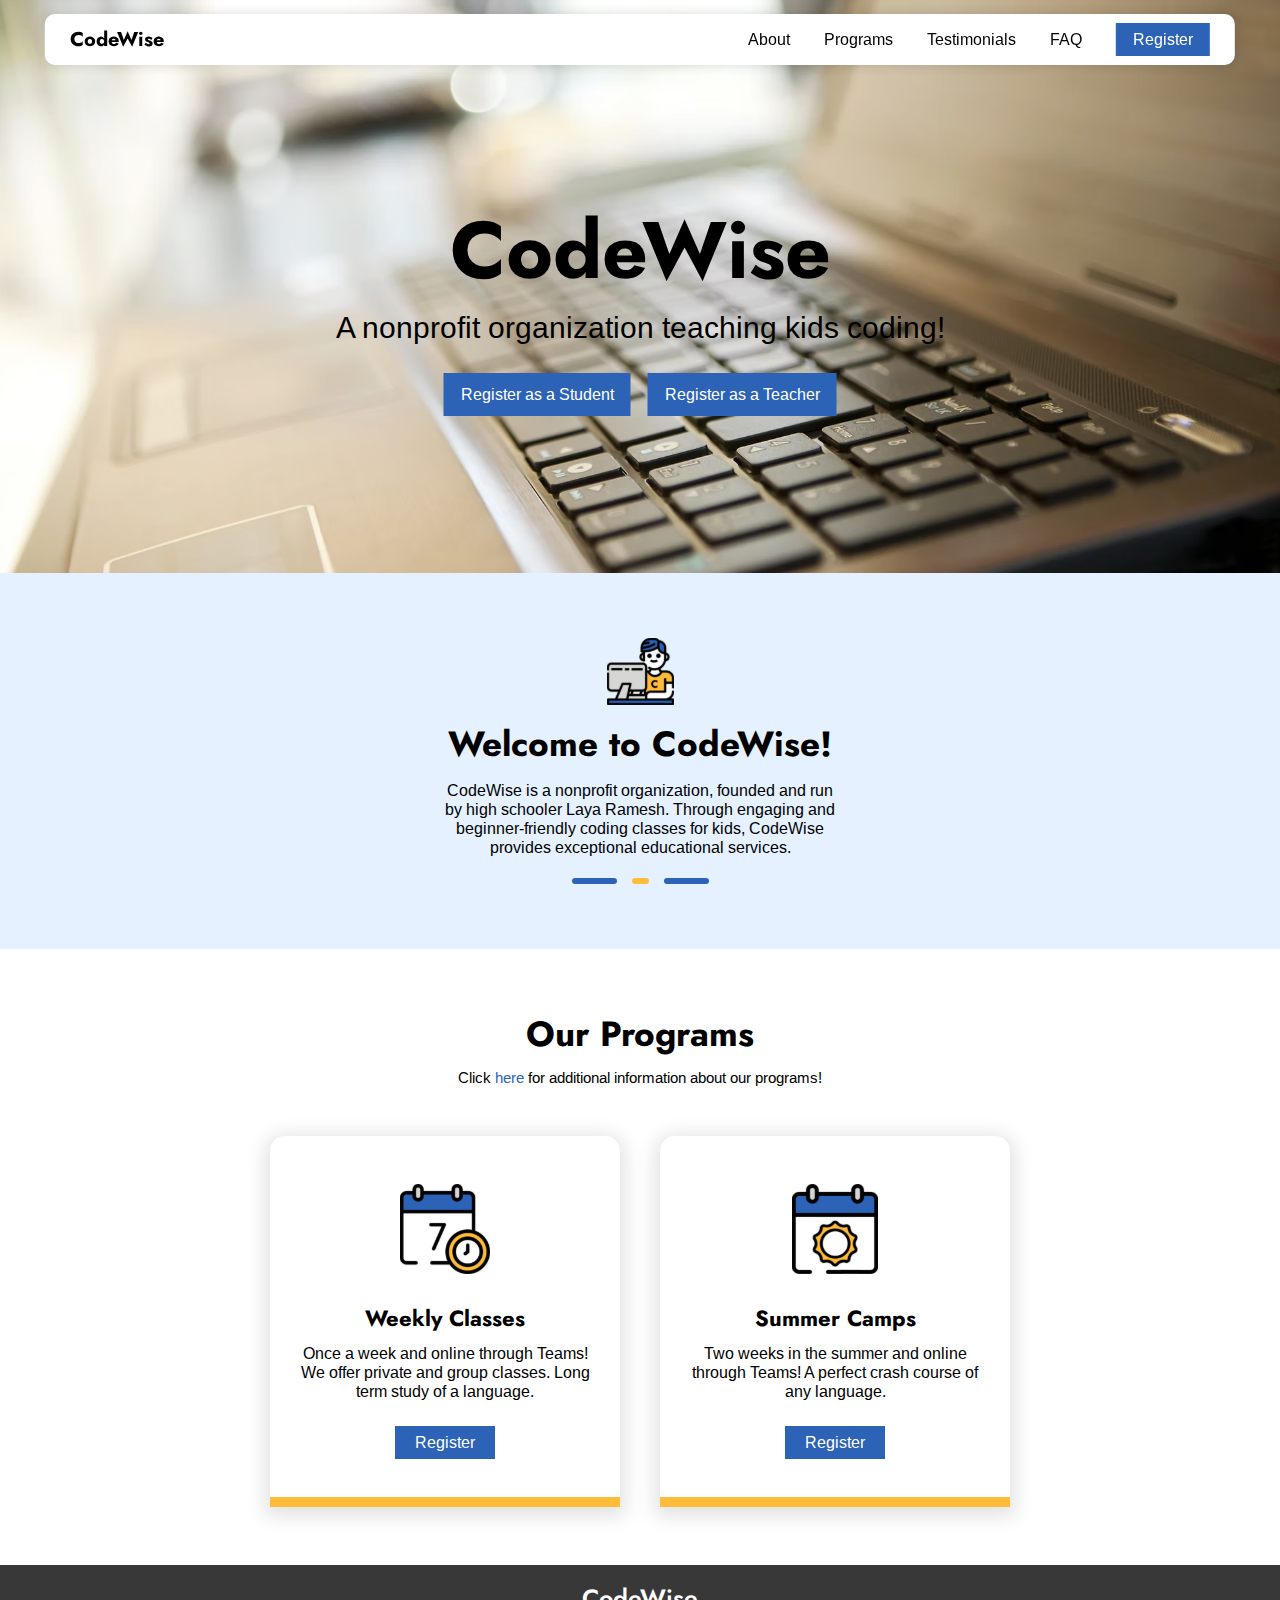
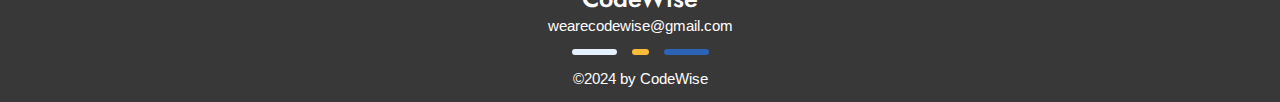
<file: index.html>
<!DOCTYPE html>
<html lang="en">

<head>
    <meta charset="UTF-8">
    <meta name="viewport" content="width=device-width, initial-scale=1.0">
    
    <title>CodeWise</title>
    <meta name="author" content="Ruhi Gottumukkala">
    <meta name="description" content="CodeWise is a nonprofit organization, founded and run by high schooler Laya Ramesh. Through engaging and beginner-friendly coding classes for kids, CodeWise provides exceptional educational services.">
    <link rel="icon" sizes="16x16 32x32 48x48" type="image/png" href="images/favicon.svg" />
    
<!--TEST COMMIT-->

    <meta property="og:title" content="CodeWise" />
    <meta property="og:description" content="CodeWise is a nonprofit organization, founded and run by high schooler Laya Ramesh. Through engaging and beginner-friendly coding classes for kids, CodeWise provides exceptional educational services." />
    <meta property="og:image" content="#image" />
    
    <link rel="stylesheet" href="styles/home.css">
    <link rel="stylesheet" href="styles/about.css">
    <link rel="stylesheet" href="styles/boxes.css">
    <link rel="stylesheet" href="styles/coming-soon.css">
    <link rel="stylesheet" href="styles/faq.css">
    <link rel="stylesheet" href="styles/footer.css">
    <link rel="stylesheet" href="styles/general.css">
    <link rel="stylesheet" href="styles/lines.css">
    <link rel="stylesheet" href="styles/nav.css">
    <link rel="stylesheet" href="styles/programs.css">
    <link rel="stylesheet" href="styles/register.css">
    <link rel="stylesheet" href="styles/sections.css">
    <link rel="stylesheet" href="styles/set-up.css">
    <link rel="stylesheet" href="styles/team.css">
    <link rel="stylesheet" href="styles/text.css">
    <link rel="stylesheet" href="styles/welcome.css">
    
    <link rel="preconnect" href="https://fonts.googleapis.com">
    <link rel="preconnect" href="https://fonts.gstatic.com" crossorigin>
    <link href="https://fonts.googleapis.com/css2?family=Arimo:ital,wght@0,400..700;1,400..700&family=Inter:wght@100..900&family=Jost:ital,wght@0,100..900;1,100..900&display=swap" rel="stylesheet">
</head>

<body>
    <header class="home-cover">
        <img class="home-img" src="images/posters/home-poster.png">

        <nav class="nav-bar">
            <a href="./" class="logo">
                CodeWise
            </a>

            <div class="nav-links">
                <a href="./about" class="nav-link">
                    About
                </a>
                <a href="./programs" class="nav-link">
                    Programs
                </a>
                <a href="./testimonials" class="nav-link">
                    Testimonials
                </a>
                <a href="./faq" class="nav-link">
                    FAQ
                </a>
                <a href="./register" class="nav-button">
                    Register
                </a>
            </div>

            <div class="nav-x">
                <div class="x-line"></div>
                <div class="x-line"></div>
                <div class="x-line"></div>
            </div>
        </nav>

        <div class="home-div">
    

            <h1 class="home-title">CodeWise</h1>
            <p class="home-text">A nonprofit organization teaching kids coding!</p>
            <div class="home-buttons">
                <a class="home-button" href="https://forms.office.com/pages/responsepage.aspx?id=-iqXnryIwU2n5mw8ofk-0GjAS5ftKKZBqTUXD8cfaEBUNjIyN0tNVTAyNVdGSzBYQzdJS1FTRzlINS4u" target="_blank">Register as a Student</a>
                <a class="home-button" href="https://forms.office.com/pages/responsepage.aspx?id=-iqXnryIwU2n5mw8ofk-0GjAS5ftKKZBqTUXD8cfaEBUOEhFSFRIN0pCN09ITUxENTNCS0dORzBQRC4u" target="_blank">Register as a Teacher</a>
            </div>
        </div>
    
    </header>

    <!--<div class="home-cover">
        <img class="home-img" src="images/posters/home-poster.png">

        <div class="home-div">
            <h1 class="logo home-title">CodeWise</h1>
            <p class="home-text">Free online coding classes for kids</p>
            <div class="home-buttons">
                <a class="home-button" href="https://forms.office.com/pages/responsepage.aspx?id=-iqXnryIwU2n5mw8ofk-0GjAS5ftKKZBqTUXD8cfaEBUNjIyN0tNVTAyNVdGSzBYQzdJS1FTRzlINS4u" target="_blank">Register as a Student</a>
                <a class="home-button" href="https://forms.office.com/pages/responsepage.aspx?id=-iqXnryIwU2n5mw8ofk-0GjAS5ftKKZBqTUXD8cfaEBUOEhFSFRIN0pCN09ITUxENTNCS0dORzBQRC4u" target="_blank">Register as a Teacher</a>
            </div>
        </div>
    </div>-->

    <div class="welcome">
        <img class="welcome-icon" src="images/icons/computer.svg">
        <h2>Welcome to CodeWise!</h2>
        <p id="welcome-para">CodeWise is a nonprofit organization, founded and run by high schooler Laya Ramesh. Through engaging and beginner-friendly coding classes for kids, CodeWise provides exceptional educational services.</p>
        <div class="section-lines lines">
            <div class="line edge-line dark-blue-line"></div>
            <div class="line middle-line yellow-line"></div>
            <div class="line edge-line dark-blue-line"></div>
        </div>
    </div>

    <div class="secondary-section">
        <h2>Our Programs</h2>
        <p class="sub-text">Click <a href="programs.html" class="link">here</a> for additional information about our programs!</p>
           
        <div class="boxes">
            <div class="box">
                <image class="box-icon" src="images/icons/week-calendar.svg"></image>
                <h3>Weekly Classes</h3>
                <p class="box-text">Once a week and online through Teams! We offer private and group classes. Long term study of a language.</p>
                <a target="_blank" href="https://forms.office.com/pages/responsepage.aspx?id=-iqXnryIwU2n5mw8ofk-0GjAS5ftKKZBqTUXD8cfaEBUNjIyN0tNVTAyNVdGSzBYQzdJS1FTRzlINS4u" class="box-button">Register</a>  
            </div>
    
            <div class="box">
                <image class="box-icon" src="images/icons/summer-calendar.svg"></image>
                <h3>Summer Camps</h3>
                <p class="box-text">Two weeks in the summer and online through Teams! A perfect crash course of any language.</p>
                <a target="_blank" href="https://forms.office.com/pages/responsepage.aspx?id=-iqXnryIwU2n5mw8ofk-0GjAS5ftKKZBqTUXD8cfaEBUMzY3V0laRjBDNVFZMVhOS1U5WVBXSzJMSy4u" class="box-button">Register</a>  
            </div>
        </div>
    </div>

    <div class="footer">
        <h2 class="footer-logo">CodeWise</h2>
        <a target="_blank" href="mailto:wearecodewise@gmail.com" class="footer-email">wearecodewise@gmail.com</a>
        <div class="lines">
            <div class="line edge-line light-blue-line"></div>
            <div class="line middle-line yellow-line"></div>
            <div class="line edge-line dark-blue-line"></div>
        </div>
        <p class="copyright">©2024 by CodeWise</p>
    </div>

    <script src="scripts/nav-bar.js"></script>
</body>
</html>
</file>
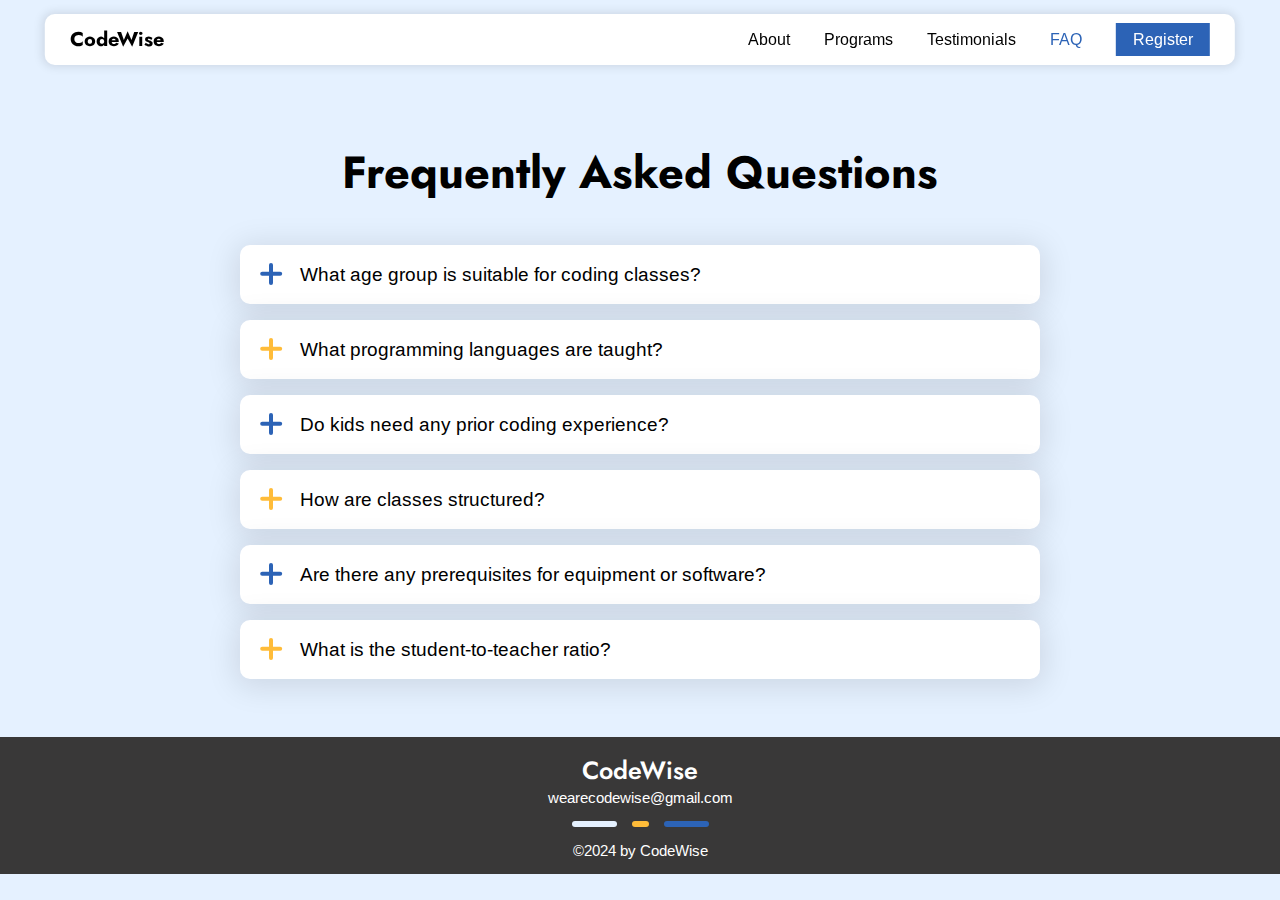
<file: faq.html>
<!DOCTYPE html>
<html lang="en">

<head>
    <meta charset="UTF-8">
    <meta name="viewport" content="width=device-width, initial-scale=1.0">
    
    <title>CodeWise</title>
    <meta name="author" content="Ruhi Gottumukkala">
    <meta name="description" content="CodeWise is a nonprofit organization, founded and run by high schooler Laya Ramesh. Through engaging and beginner-friendly coding classes for kids, CodeWise provides exceptional educational services.">
    <link rel="icon" sizes="16x16 32x32 48x48" type="image/png" href="images/favicon.svg" />
    

    <meta property="og:title" content="CodeWise" />
    <meta property="og:description" content="CodeWise is a nonprofit organization, founded and run by high schooler Laya Ramesh. Through engaging and beginner-friendly coding classes for kids, CodeWise provides exceptional educational services." />
    <meta property="og:image" content="#image" />
    

    <link rel="stylesheet" href="styles/about.css">
    <link rel="stylesheet" href="styles/boxes.css">
    <link rel="stylesheet" href="styles/coming-soon.css">
    <link rel="stylesheet" href="styles/faq.css">
    <link rel="stylesheet" href="styles/footer.css">
    <link rel="stylesheet" href="styles/general.css">
    <link rel="stylesheet" href="styles/lines.css">
    <link rel="stylesheet" href="styles/nav.css">
    <link rel="stylesheet" href="styles/programs.css">
    <link rel="stylesheet" href="styles/register.css">
    <link rel="stylesheet" href="styles/sections.css">
    <link rel="stylesheet" href="styles/set-up.css">
    <link rel="stylesheet" href="styles/team.css">
    <link rel="stylesheet" href="styles/text.css">
    <link rel="stylesheet" href="styles/welcome.css">
    
    
    <link rel="preconnect" href="https://fonts.googleapis.com">
    <link rel="preconnect" href="https://fonts.gstatic.com" crossorigin>
    <link href="https://fonts.googleapis.com/css2?family=Arimo:ital,wght@0,400..700;1,400..700&family=Inter:wght@100..900&family=Jost:ital,wght@0,100..900;1,100..900&display=swap" rel="stylesheet">
</head>

<body class="blue-body">
    <header>
        <nav class="nav-bar">
            <a href="./" class="logo">
                CodeWise
            </a>

            <div class="nav-links">
                <a href="./about" class="nav-link">
                    About
                </a>
                <a href="./programs" class="nav-link">
                    Programs
                </a>
                <a href="./testimonials" class="nav-link">
                    Testimonials
                </a>
                <a href="./faq" class="nav-link" id="curr-link">
                    FAQ
                </a>
                <a href="./register" class="nav-button">
                    Register
                </a>
            </div>

            <div class="nav-x">
                <div class="x-line"></div>
                <div class="x-line"></div>
                <div class="x-line"></div>
            </div>
        </nav>
    </header>
     
    <div class="primary-section">
        <h1>Frequently Asked Questions</h1>

        <div class="faqs" id="faqs"></div>
    </div>

    <div class="footer">
        <h2 class="footer-logo">CodeWise</h2>
        <a target="_blank" href="mailto:wearecodewise@gmail.com" class="footer-email">wearecodewise@gmail.com</a>
        <div class="lines">
            <div class="line edge-line light-blue-line"></div>
            <div class="line middle-line yellow-line"></div>
            <div class="line edge-line dark-blue-line"></div>
        </div>
        <p class="copyright">©2024 by CodeWise</p>
    </div>

    <script src="scripts/faq.js"></script>

    <script src="scripts/nav-bar.js"></script>
</body>
</html>
</file>
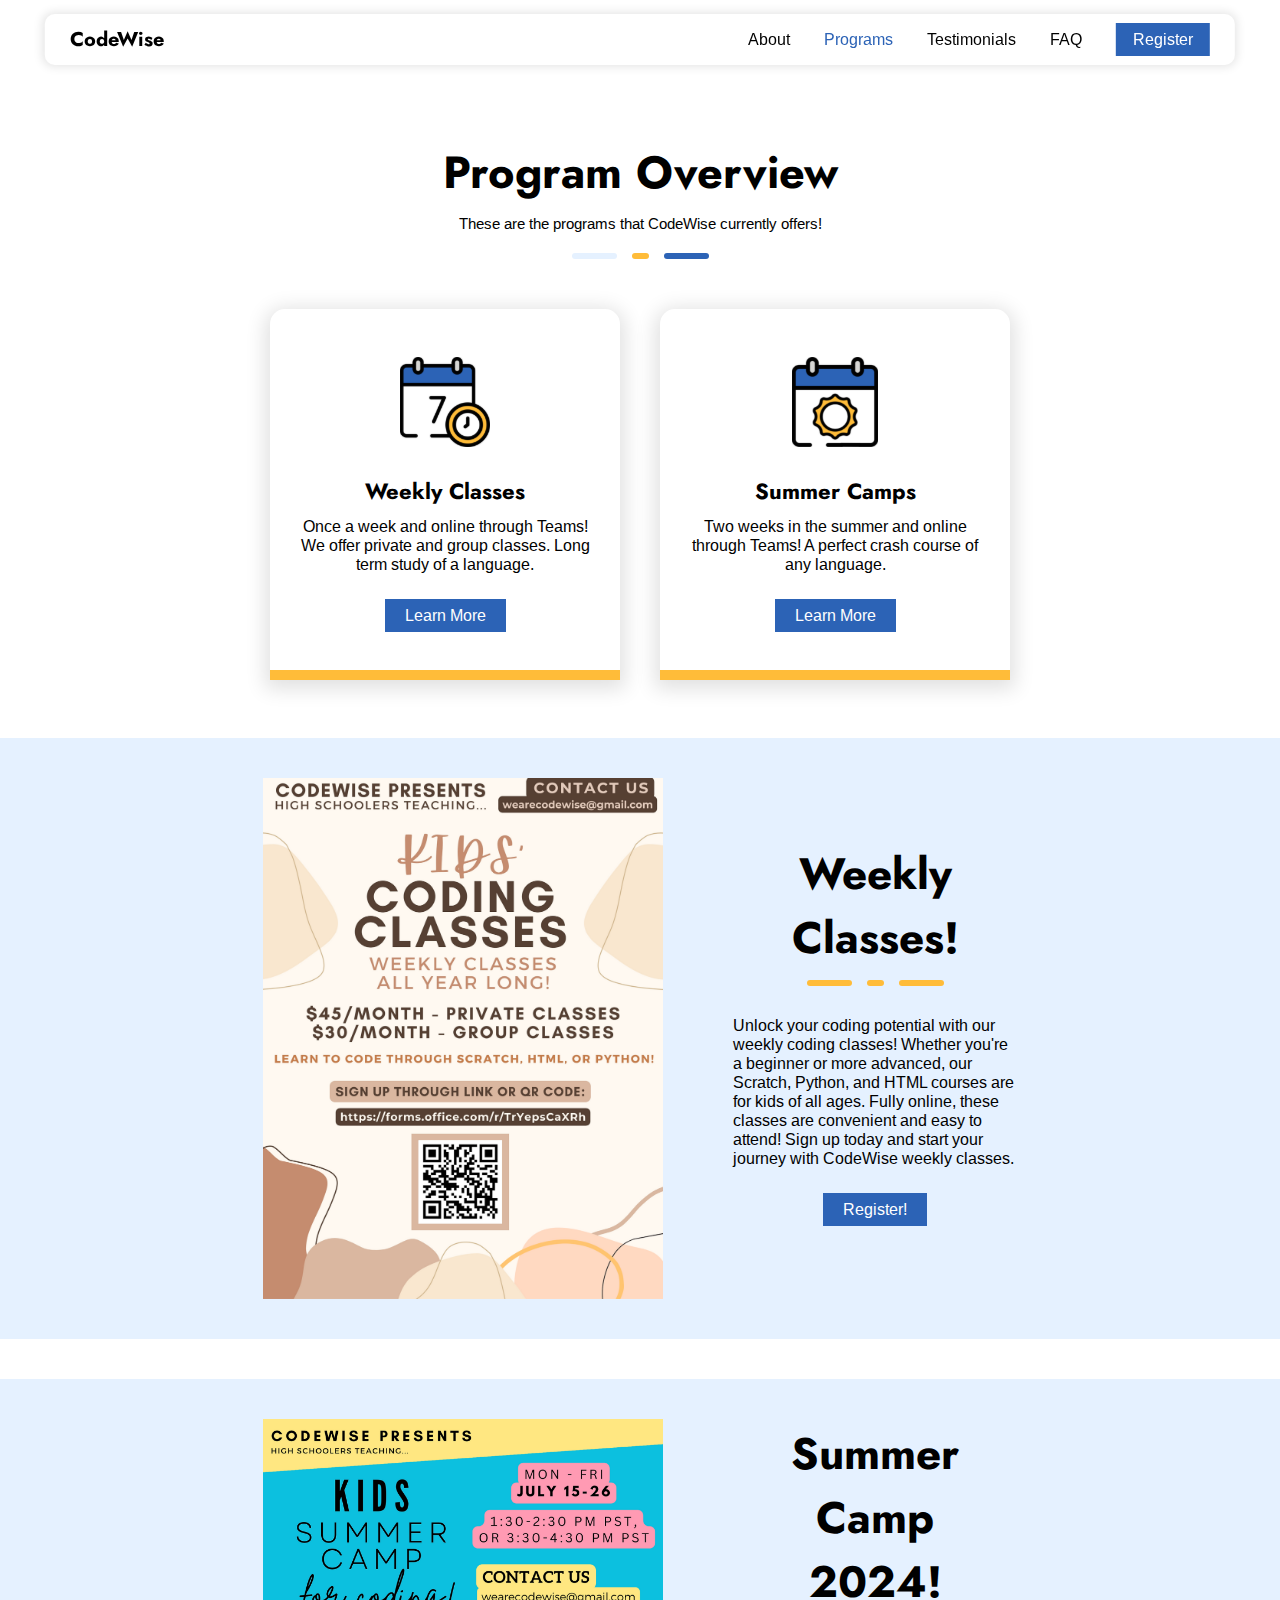
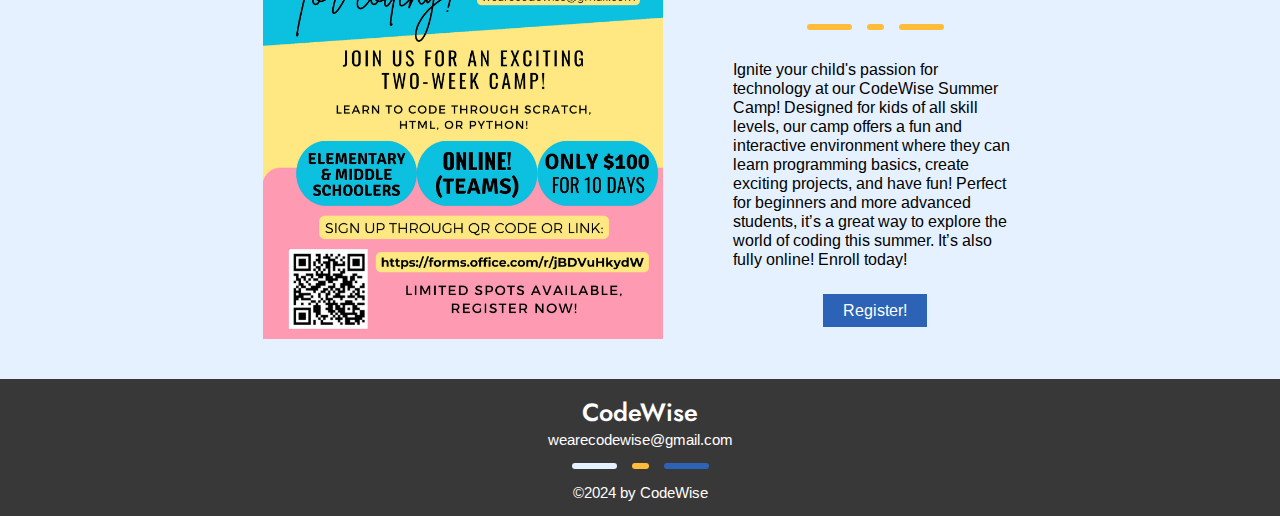
<file: programs.html>
<!DOCTYPE html>
<html lang="en">
<head>
    <meta charset="UTF-8">
    <meta name="viewport" content="width=device-width, initial-scale=1.0">
    
    <title>CodeWise</title>
    <meta name="author" content="Ruhi Gottumukkala">
    <meta name="description" content="CodeWise is a nonprofit organization, founded and run by high schooler Laya Ramesh. Through engaging and beginner-friendly coding classes for kids, CodeWise provides exceptional educational services.">
    <link rel="icon" sizes="16x16 32x32 48x48" type="image/png" href="images/favicon.svg" />
    

    <meta property="og:title" content="CodeWise" />
    <meta property="og:description" content="CodeWise is a nonprofit organization, founded and run by high schooler Laya Ramesh. Through engaging and beginner-friendly coding classes for kids, CodeWise provides exceptional educational services." />
    <meta property="og:image" content="#image" />
    

    <link rel="stylesheet" href="styles/about.css">
    <link rel="stylesheet" href="styles/boxes.css">
    <link rel="stylesheet" href="styles/coming-soon.css">
    <link rel="stylesheet" href="styles/faq.css">
    <link rel="stylesheet" href="styles/footer.css">
    <link rel="stylesheet" href="styles/general.css">
    <link rel="stylesheet" href="styles/lines.css">
    <link rel="stylesheet" href="styles/nav.css">
    <link rel="stylesheet" href="styles/programs.css">
    <link rel="stylesheet" href="styles/register.css">
    <link rel="stylesheet" href="styles/sections.css">
    <link rel="stylesheet" href="styles/set-up.css">
    <link rel="stylesheet" href="styles/team.css">
    <link rel="stylesheet" href="styles/text.css">
    <link rel="stylesheet" href="styles/welcome.css">
    
    
    <link rel="preconnect" href="https://fonts.googleapis.com">
    <link rel="preconnect" href="https://fonts.gstatic.com" crossorigin>
    <link href="https://fonts.googleapis.com/css2?family=Arimo:ital,wght@0,400..700;1,400..700&family=Inter:wght@100..900&family=Jost:ital,wght@0,100..900;1,100..900&display=swap" rel="stylesheet">
</head>
  
<body>
    <header class="programs programs-header">
        <nav class="nav-bar">
            <a href="./" class="logo">
                CodeWise
            </a>

            <div class="nav-links">
                <a href="./about" class="nav-link">
                    About
                </a>
                <a href="./programs" class="nav-link" id="curr-link">
                    Programs
                </a>
                <a href="./testimonials" class="nav-link">
                    Testimonials
                </a>
                <a href="./faq" class="nav-link">
                    FAQ
                </a>
                <a href="./register" class="nav-button">
                    Register
                </a>
            </div>

            <div class="nav-x">
                <div class="x-line"></div>
                <div class="x-line"></div>
                <div class="x-line"></div>
            </div>
        </nav>
        
    </header>

    <div class="primary-section">
        <h1>Program Overview</h1>
        <p class="sub-text">These are the programs that CodeWise currently offers!</p>
        <div class="section-lines lines">
            <div class="line edge-line light-blue-line"></div>
            <div class="line middle-line yellow-line"></div>
            <div class="line edge-line dark-blue-line"></div>
        </div>
           
        <div class="boxes">
            <div class="box">
                <image class="box-icon" src="images/icons/week-calendar.svg"></image>
                <h3>Weekly Classes</h3>
                <p class="box-text">Once a week and online through Teams! We offer private and group classes. Long term study of a language.</p>
                <a class="box-button" href="#weekly-classes">Learn More</a>  
            </div>
    
            <div class="box">
                <image class="box-icon" src="images/icons/summer-calendar.svg"></image>
                <h3>Summer Camps</h3>
                <p class="box-text">Two weeks in the summer and online through Teams! A perfect crash course of any language.</p>
                <a class="box-button" href="#summer-camps">Learn More</a>  
            </div>
        </div> 
    </div>

    <div class="program-sections">    </div>

    <div class="footer no-margin-footer">
        <h2 class="footer-logo">CodeWise</h2>
        <a target="_blank" href="mailto:wearecodewise@gmail.com" class="footer-email">wearecodewise@gmail.com</a>
        <div class="lines">
            <div class="line edge-line light-blue-line"></div>
            <div class="line middle-line yellow-line"></div>
            <div class="line edge-line dark-blue-line"></div>
        </div>
        <p class="copyright">©2024 by CodeWise</p>
    </div>

    <script src="scripts/nav-bar.js"></script>
    <script src="scripts/programs.js"></script>
</body>
</html>
</file>
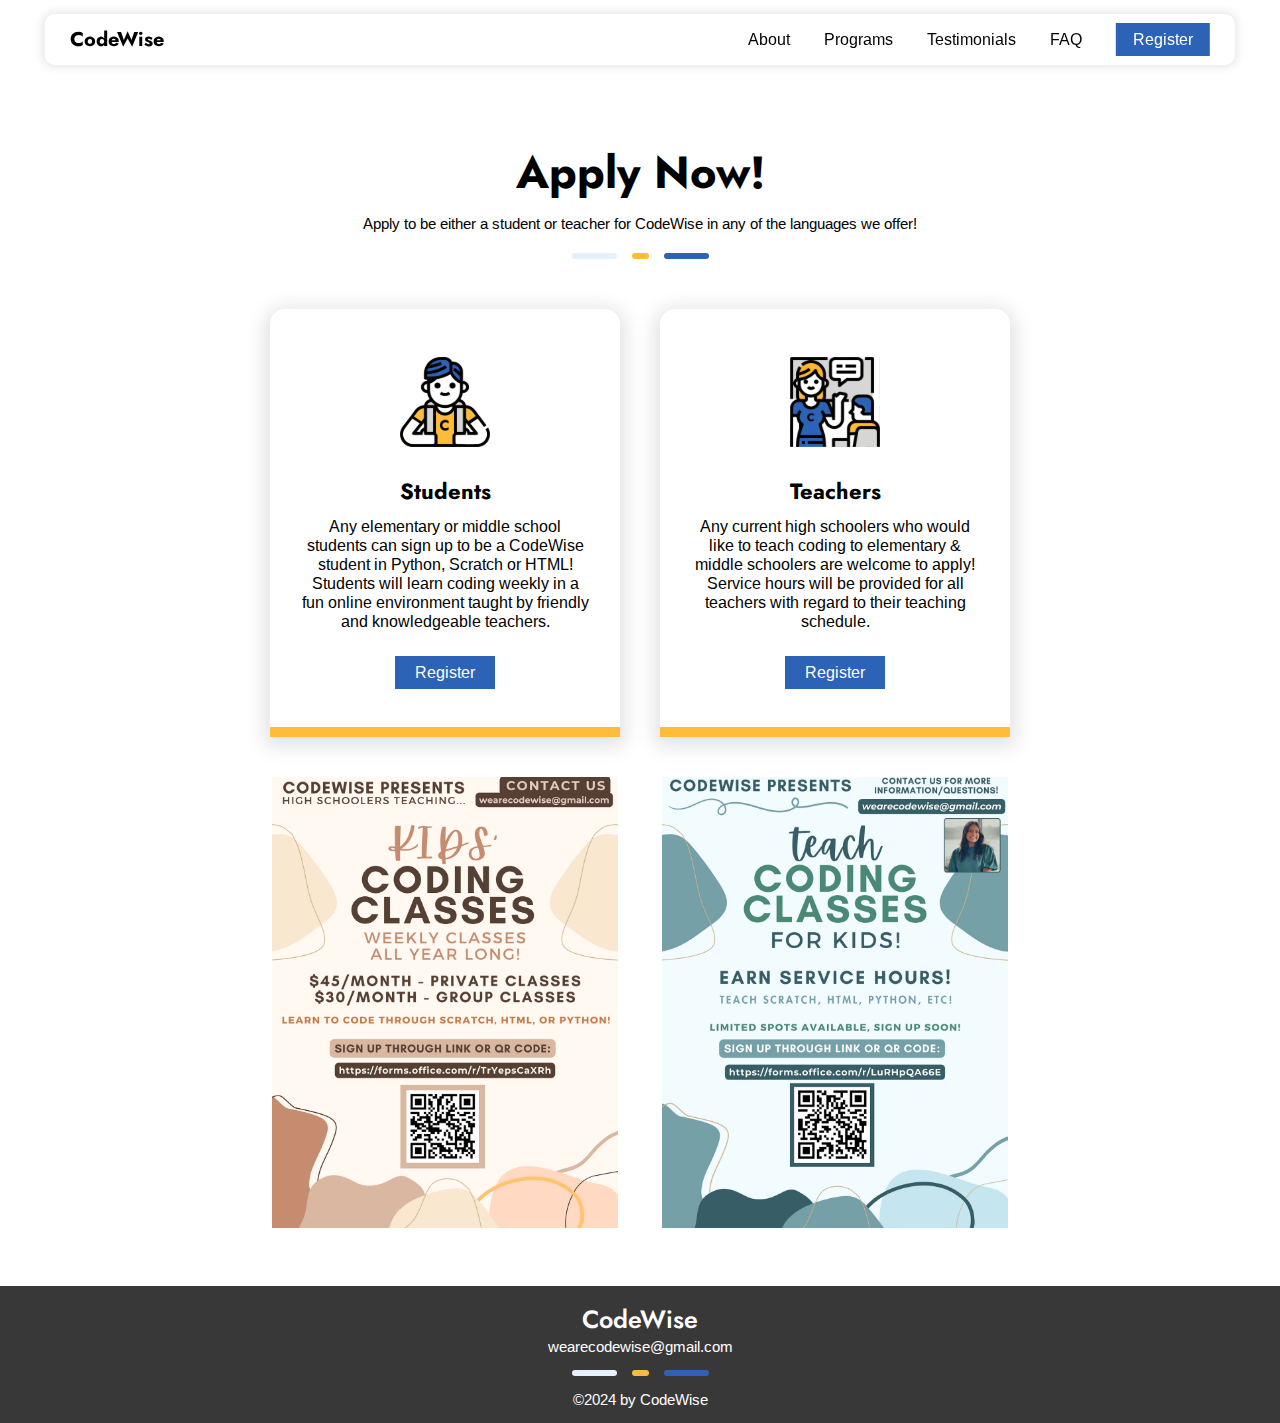
<file: register.html>
<!DOCTYPE html>
<html lang="en">
<head>
    <meta charset="UTF-8">
    <meta name="viewport" content="width=device-width, initial-scale=1.0">
    
    <title>CodeWise</title>
    <meta name="author" content="Ruhi Gottumukkala">
    <meta name="description" content="CodeWise is a nonprofit organization, founded and run by high schooler Laya Ramesh. Through engaging and beginner-friendly coding classes for kids, CodeWise provides exceptional educational services.">
    <link rel="icon" sizes="16x16 32x32 48x48" type="image/png" href="images/favicon.svg" />
    

    <meta property="og:title" content="CodeWise" />
    <meta property="og:description" content="CodeWise is a nonprofit organization, founded and run by high schooler Laya Ramesh. Through engaging and beginner-friendly coding classes for kids, CodeWise provides exceptional educational services." />
    <meta property="og:image" content="#image" />
    

    <link rel="stylesheet" href="styles/about.css">
    <link rel="stylesheet" href="styles/boxes.css">
    <link rel="stylesheet" href="styles/coming-soon.css">
    <link rel="stylesheet" href="styles/faq.css">
    <link rel="stylesheet" href="styles/footer.css">
    <link rel="stylesheet" href="styles/general.css">
    <link rel="stylesheet" href="styles/lines.css">
    <link rel="stylesheet" href="styles/nav.css">
    <link rel="stylesheet" href="styles/programs.css">
    <link rel="stylesheet" href="styles/register.css">
    <link rel="stylesheet" href="styles/sections.css">
    <link rel="stylesheet" href="styles/set-up.css">
    <link rel="stylesheet" href="styles/team.css">
    <link rel="stylesheet" href="styles/text.css">
    <link rel="stylesheet" href="styles/welcome.css">
    
    
    <link rel="preconnect" href="https://fonts.googleapis.com">
    <link rel="preconnect" href="https://fonts.gstatic.com" crossorigin>
    <link href="https://fonts.googleapis.com/css2?family=Arimo:ital,wght@0,400..700;1,400..700&family=Inter:wght@100..900&family=Jost:ital,wght@0,100..900;1,100..900&display=swap" rel="stylesheet">
</head>

<body>
    <header>
        <nav class="nav-bar">
            <a href="./" class="logo">
                CodeWise
            </a>

            <div class="nav-links">
                <a href="./about" class="nav-link">
                    About
                </a>
                <a href="./programs" class="nav-link">
                    Programs
                </a>
                <a href="./testimonials" class="nav-link">
                    Testimonials
                </a>
                <a href="./faq" class="nav-link">
                    FAQ
                </a>
                <a href="./register" class="nav-button">
                    Register
                </a>
            </div>

            <div class="nav-x">
                <div class="x-line"></div>
                <div class="x-line"></div>
                <div class="x-line"></div>
            </div>
        </nav>
    </header>

    <div class="primary-section">
        <h1>Apply Now!</h1>
        <p class="sub-text">Apply to be either a student or teacher for CodeWise in any of the languages we offer!</p>
        
        <div class="section-lines lines">
            <div class="line edge-line light-blue-line"></div>
            <div class="line middle-line yellow-line"></div>
            <div class="line edge-line dark-blue-line"></div>
        </div>   
        <div class="boxes">
            <div class="register-type-container">
                <div class="register-box box">
                    <image class="box-icon" src="images/icons/student.svg"></image>
                    <h3>Students</h3>
                    <p class="box-text">Any elementary or middle school students can sign up to be a CodeWise student in Python, Scratch or HTML! Students will learn coding weekly in a fun online environment taught by friendly and knowledgeable teachers.
                    </p>
                    <a target="_blank" href="https://forms.office.com/pages/responsepage.aspx?id=-iqXnryIwU2n5mw8ofk-0GjAS5ftKKZBqTUXD8cfaEBUNjIyN0tNVTAyNVdGSzBYQzdJS1FTRzlINS4u" class="box-button">Register</a>  
                </div>
                <img class="register-poster" src="images/posters/students-poster.png">
            </div>

            <div class="register-type-container">
                <div class="register-box box">
                    <image class="box-icon" src="images/icons/teacher.svg"></image>
                    <h3>Teachers</h3>
                    <p class="box-text">Any current high schoolers who would like to teach coding to elementary & middle schoolers are welcome to apply! Service hours will be provided for all teachers with regard to their teaching schedule.
                    </p>
                    <a target="_blank" href="https://forms.office.com/pages/responsepage.aspx?id=-iqXnryIwU2n5mw8ofk-0GjAS5ftKKZBqTUXD8cfaEBUOEhFSFRIN0pCN09ITUxENTNCS0dORzBQRC4u" class="box-button">Register</a>  
                </div>
            <img class="register-poster" src="images/posters/teachers-poster.png">
        </div>
    </div>
    </div>



    <div class="footer">
        <h2 class="footer-logo">CodeWise</h2>
        <a target="_blank" href="mailto:wearecodewise@gmail.com" class="footer-email">wearecodewise@gmail.com</a>
        <div class="lines">
            <div class="line edge-line light-blue-line"></div>
            <div class="line middle-line yellow-line"></div>
            <div class="line edge-line dark-blue-line"></div>
        </div>
        <p class="copyright">©2024 by CodeWise</p>
    </div>

    <script src="scripts/nav-bar.js"></script>
</body>
</html>
</file>
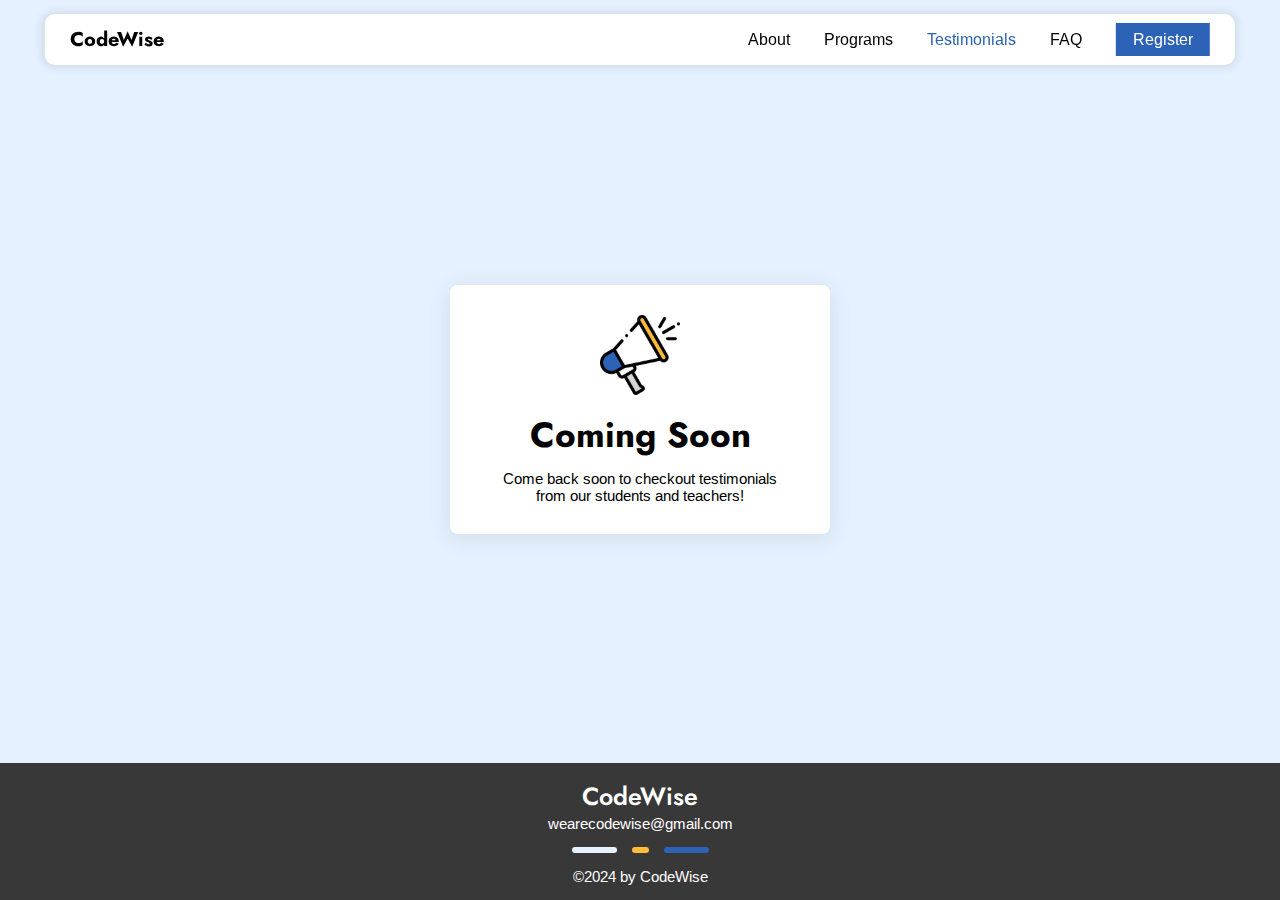
<file: testimonials.html>
<!DOCTYPE html>
<html lang="en">
<head>
    <meta charset="UTF-8">
    <meta name="viewport" content="width=device-width, initial-scale=1.0">
    
    <title>CodeWise</title>
    <meta name="author" content="Ruhi Gottumukkala">
    <meta name="description" content="CodeWise is a nonprofit organization, founded and run by high schooler Laya Ramesh. Through engaging and beginner-friendly coding classes for kids, CodeWise provides exceptional educational services.">
    <link rel="icon" sizes="16x16 32x32 48x48" type="image/png" href="images/favicon.svg" />
    

    <meta property="og:title" content="CodeWise" />
    <meta property="og:description" content="CodeWise is a nonprofit organization, founded and run by high schooler Laya Ramesh. Through engaging and beginner-friendly coding classes for kids, CodeWise provides exceptional educational services." />
    <meta property="og:image" content="#image" />
    

    <link rel="stylesheet" href="styles/boxes.css">
    <link rel="stylesheet" href="styles/coming-soon.css">
    <link rel="stylesheet" href="styles/faq.css">
    <link rel="stylesheet" href="styles/footer.css">
    <link rel="stylesheet" href="styles/general.css">
    <link rel="stylesheet" href="styles/lines.css">
    <link rel="stylesheet" href="styles/nav.css">
    <link rel="stylesheet" href="styles/programs.css">
    <link rel="stylesheet" href="styles/register.css">
    <link rel="stylesheet" href="styles/sections.css">
    <link rel="stylesheet" href="styles/set-up.css">
    <link rel="stylesheet" href="styles/team.css">
    <link rel="stylesheet" href="styles/text.css">
    <link rel="stylesheet" href="styles/welcome.css">
    <link rel="stylesheet" href="styles/about.css">
    
    
    <link rel="preconnect" href="https://fonts.googleapis.com">
    <link rel="preconnect" href="https://fonts.gstatic.com" crossorigin>
    <link href="https://fonts.googleapis.com/css2?family=Arimo:ital,wght@0,400..700;1,400..700&family=Inter:wght@100..900&family=Jost:ital,wght@0,100..900;1,100..900&display=swap" rel="stylesheet">
</head>

<body class="blue-body coming-soon-body">
    <header>
        <nav class="nav-bar">
            <a href="./" class="logo">
                CodeWise
            </a>

            <div class="nav-links">
                <a href="./about" class="nav-link">
                    About
                </a>
                <a href="./programs" class="nav-link">
                    Programs
                </a>
                <a href="./testimonials" class="nav-link" id="curr-link">
                    Testimonials
                </a>
                <a href="./faq" class="nav-link">
                    FAQ
                </a>
                <a href="./register" class="nav-button">
                    Register
                </a>
            </div>

            <div class="nav-x">
                <div class="x-line"></div>
                <div class="x-line"></div>
                <div class="x-line"></div>
            </div>
        </nav>

    </header>

    <div class="coming-soon">
        <img src="images/icons/coming-soon.svg" class="coming-soon-icon">
        <h2>Coming Soon</h2>
        <p class="sub-text coming-soon-text">Come back soon to checkout testimonials from our students and teachers!</p>
    </div>

    <div class="footer">
        <h2 class="footer-logo">CodeWise</h2>
        <a target="_blank" href="mailto:wearecodewise@gmail.com" class="footer-email">wearecodewise@gmail.com</a>
        <div class="lines">
            <div class="line edge-line light-blue-line"></div>
            <div class="line middle-line yellow-line"></div>
            <div class="line edge-line dark-blue-line"></div>
        </div>
        <p class="copyright">©2024 by CodeWise</p>
    </div>

    <script src="scripts/nav-bar.js"></script>

</body>
</html>
</file>
<file: styles/home.css>
.home-cover{
    display: flex;
    position: relative;
    overflow: hidden;
}

.home-img {
    width: 100%;
    max-height: 800px;
    min-height: 450px;
    object-fit: cover;
}

.home-div {
    top: 53%; 
    left: 50%;

    gap: 2px;

    transform: translate(-50%, -50%);
    display: flex;
    flex-direction: column;
    align-items: center;
    width: fit-content;
    position: absolute;
    text-align: center;
}

.home-title {
    font-family: Jost;
    font-weight: 700;
    color: black;
    font-size: 80px;
}


.home-text {
    font-size: 30px;
    text-align: center;
    margin: 0;
}

.home-buttons {
    margin-top: 25px;
    display: flex;
    gap: 17px;
}

.home-button {
    color: white;
    padding: 12px 17px 12px 17px;
    background-color: #2C63B6;

    transition: box-shadow 0.2s ease;
}

.home-button:hover {
    box-shadow: 0px 4px 30px 1px rgba(0, 0, 0, 0.342);
}

@media (max-width: 1020px) {
    .home-title {
        font-family: Jost;
        font-weight: 700;
        color: black;
        font-size: 40px;
    }
    
    
    .home-text {
        font-size: 25px;
        text-align: center;
        margin: 0;
    }

    .home-buttons {
        margin-top: 27px;
        display: flex;
        gap: 17px;
    }
}

@media (max-width: 640px) {
    .home-buttons {
        flex-direction: column;
        gap: 8px;
    }
}

@media (max-width: 480px) {
    .home-text {
        font-size: 27px;
    }
}
</file>
<file: styles/about.css>
.about-header {
    padding-bottom: 66px;
}

.about-flex {
    display: flex;
    gap: 14%;
    justify-content: center;
    align-items: center;
    max-width: 940px;
}

.about-title, .about-p {
    text-align: left;
    margin-left: 0;
    margin-right: 0;
}

.about-title {
    width: fit-content;
}

.about-p {
    width: 460px;
    font-size: 19px;
}

.about-img {
    width: 310px;
    height: 310px;
}

.about-rel {
    position: relative;
}

@media (max-width: 1020px) {
    .about-flex {
        gap: 7%;
    }
} 

@media (max-width: 950px) {
    .about-p {
        width: 294px;
        font-size: 15px;
    }

    .about-img {
        width: 220px;
        height: 220px;
    }

    .about-title {
        font-size: 37px;
    }

    .about-flex {
        gap: 15%;
    }
}

@media (max-width: 660px) {
    .about-flex {
        flex-direction: column;
        gap: 35px;
    }

    .about-text {
        display: flex;
        flex-direction: column;
        align-items: center;
    }

    .about-p {
        text-align: center;
        width: 360px;
    }
}

@media (max-width: 480px) {
    .about-p {
        width: 280px;
    }


    #about-header {
        padding-bottom: 51px;
    }
}
</file>
<file: styles/boxes.css>
.boxes {
    display: flex;
    gap: 40px;
    margin-top: 50px;

    align-self: center;
}

.box {
    box-sizing:border-box;
    background-color: white;
    display: flex;
    align-items: center;
    flex-direction: column;
    border-radius: 15px 15px 0 0;
    box-shadow: 0px 4px 20px 5px rgba(0, 0, 0, .12);
    padding: 48px 30px 38px 30px;
    border-bottom: 10px solid;
    border-color: #FFBC39;
    text-align: center;
    transition: transform 0.2s;
}

.box:hover {
    transform: translateY(-12px);
}

.box-button {
    color: white;
    background-color: #2C63B6;
    width: fit-content;
    padding: 7px 20px 7px 20px;
    cursor: pointer;

    transition: box-shadow 0.2s ease;
}

.box-button:hover {
    box-shadow: 0px 4px 15px 1px rgba(0, 0, 0, 0.15);
}

.box-icon {
    height: 90px;
    margin-bottom: 28px;;
}

@media (max-width: 820px) {
    .boxes {
        flex-direction: column;
        width: 85%;
    }

    .box:hover {
        transform: translateY(0);
    }
}
</file>
<file: styles/coming-soon.css>
.coming-soon-body {
    height: 100vh;
    display: flex;
    flex-direction: column;
    justify-content: space-between;
}

.coming-soon-icon {
    width: 80px;
    display: block;
    margin: auto;
    margin-bottom: 15px;
}

.coming-soon {
    box-shadow: 0px 4px 20px 5px rgba(0, 0, 0, .06);
    display: flex;
    flex-direction: column;
    background-color: white;
    width: fit-content;
    padding: 30px 40px 30px 40px;
    border-radius: 8px;
    margin: 114.5px auto 0 auto;
}

.coming-soon-text {
    width: 300px;
}

@media (max-width: 480px) {
    .coming-soon-text {
        width: 220px;
    }
}
</file>
<file: styles/faq.css>
.v-line, .h-line {
    border-radius: 50px;
    position: absolute;
    width: 20%;
    height: 100%;
    left: 40%;
}

.h-line {
    transform: rotate(90deg);
}

.faq-button {
    width: 22px;
    height: 22px;
    position: absolute;
    top: 18px;
    left: 20px;
    cursor: pointer;
}

.faqs {
    margin-top: 40px;
    display: flex;
    flex-direction: column;
    row-gap: 16px;
    align-items: center;
}

.faq {
    position: relative;
    width: 740px;
    height: fit-content;
    background-color: white;
    border-radius: 10px;
    padding: 18px 0 18px 60px;
    box-shadow: 0px 4px 30px 5px rgba(0, 0, 0, .1);
}

.faq.active .answer{
    display: block;
}

.faq.active .v-line{
    display: none;
}

.faq.active {
    height: fit-content;
    padding-bottom: 20px;
}

.question {
    margin: 0;
    font-family: Arimo;
    font-weight: 500;
    font-size: 19px;
    text-align: left;
}

.answer {
    margin: 0;
    margin-top: 13px;
    display: none;
    text-align: left;
    width: 680px;
}

@media (max-width: 880px) {
    .faq {
        width: 550px;
    }
    
    .answer {
        width: 450px;
    }
}

@media (max-width: 680px) {
    .faq {
        width: 370px;
    }

    .question {
        width: 350px;
    }

    .answer {
        width: 315px;
    }
}


@media (max-width: 480px) {
    .faq {
        box-sizing: border-box;
        width: 90%;
        padding: 18px 0 18px 55px;
    }

    .question {
        width: 90%;
    }

    .answer {
        width: 86%;
    }
}
</file>
<file: styles/footer.css>
.footer {
    background-color: #393838;
    padding: 15px 0 15px 0;

    margin-top: 58px;

    display: flex;
    flex-direction: column;
    align-items: center;
}

.no-margin-footer {
    margin: 0;
}

.footer-logo, .footer-email, .copyright {
    color: white;
}

.footer-logo {
    font-size: 25px;
    font-weight: 570;
    margin-bottom: 1px;
}

.footer-email {
    font-size: 15px;

    transition: color 0.1s;

    margin-bottom: 15px;
}

.footer-email:hover{
    color: #FFBC39;
}

.copyright {
    font-size: 15px;
    margin-top: 15px;
}
</file>
<file: styles/general.css>
.blue-body, .blue-header {
    background-color: #E5F1FF;
}
</file>
<file: styles/lines.css>
.lines {
    display: flex;
    justify-content: center;
    gap: 15px;
}

.line {
    height: 6px;
    border-radius: 100px;
}

.edge-line {
    width: 45px;
}

.middle-line {
    width: 17px;
}

.light-blue-line {
    background-color: #E5F1FF;
}

.yellow-line {
    background-color: #FFBC39;
}

.dark-blue-line {
    background-color: #2C63B6;
}

.section-lines {
    margin-top: 21px;
}
</file>
<file: styles/nav.css>
.nav-bar {
    background-color: white;
    box-sizing: border-box;
    width: 93%;
    padding: 9px 25px 9px 25px;
    box-shadow: 0 0 10px 2px rgba(0, 0, 0, .10);
    border-radius: 10px;

    display: flex;
    align-items: center;
    justify-content: space-between;
    
    margin: auto;
    position: fixed;
    top: 14px;
    left: 50%;
    
    transform: translate(-50%);
    
    z-index: 100;

    transition: padding .18s ease, top .18s ease, width .18s ease;
}

.nav-bar.scrolled {
    top: 0;
    padding-top: 23px;
    padding-bottom: 23px;
    border-radius: 0;
    padding-left: calc(3.5% + 25px);
    padding-right: calc(3.5% + 25px);
    width: 100%;

}

.logo {
    font-family: Jost;
    font-weight: 700;
    color: black;
    font-size: 20px;
}

.nav-links {
    display: flex;
    gap: 34px;
    align-items: center;
}

.nav-link {
    font-family: Arimo;
    color: black;
    font-size: 15.5px;
    transition: color 0.1s;
}

.x-line {
    background-color: black;
    height: 17.5%;
    width: 100%;
    border-radius: 50px;
    left: 40%;
}
.nav-x {
    width: 34px;
    height: 20px;
    cursor: pointer;
    display: none;
    flex-direction: column;
    justify-content: space-between;
}

#curr-link{
    color: #2C63B6;
}

#curr-link:hover {
    color: #2C63B6;
}

.nav-link:hover {
    color:#FFBC39;
}

.nav-button {
    padding: 7px 17px 7px 17px;
    background-color: #2C63B6;
    color: white;
    font-size: 16px;
    font-weight: 500;
    transition: box-shadow 0.2s ease;
}

.nav-button:hover {
    box-shadow: 0px 0px 10px 1px rgba(0, 0, 0, 0.2);
}



@media (max-width: 680px) {
    .nav-x{
        display: flex;
    }

    .nav-links {
        display: none;

        transition: right .18s ease;
    }

    .nav-links.active {
        display: flex;
        position: absolute;
        background-color: white;

        bottom: -210px;
        right: 25px;

        padding: 20px 30px 20px 50px;

        flex-direction: column;

        gap: 15px;

        align-items: end;

        background-color: white;
        border-radius: 10px;
        box-shadow: 0 0 10px 2px rgba(0, 0, 0, .10);
    }

    .nav-links.active.scrolled {
        display: flex;
        position: absolute;
        background-color: white;

        bottom: -210px;
        right: calc(3.5% + 25px);

        padding: 20px 30px 20px 50px;

        flex-direction: column;

        gap: 15px;

        align-items: end;

        background-color: white;
        border-radius: 10px;
        box-shadow: 0 0 10px 2px rgba(0, 0, 0, .10);
    }

    .nav-button.active {
        background-color: white;
        text-align: left;
        padding: 0;
        color: black;
        font-weight:400;
        font-size: 15.5px;
    }

    .nav-button.active:hover {
        color:#2C63B6;
    }

}
</file>
<file: styles/programs.css>
.program-flex {
    background-color: #E5F1FF;
    display: flex;
    flex-direction: row;
    justify-content: center;
    align-items: center;

    gap: 70px;

    padding-bottom: 40px;
    padding-top: 40px;
}

.program-sections {
    display: flex;
    flex-direction: column;
    gap: 40px;

    margin-top: 58px;
}

.program-lines {
    margin-top: 10px;
}

.program-poster {
    width: 400px;
}

.program-right {
    display: flex;
    flex-direction: column;
    align-items: center;
    margin-top: -10px;
}

.program-text{
    text-align: left;
    width: 285px;

    margin-top: 30px;
    margin-bottom: 25px;
}

.program-title {
    margin: 0;
    font-size: 44px;
    width: 200px
}

@media (max-width: 880px) {
    .program-flex {
        gap: 38px;
    }

    .program-sections {
        gap: 35px;
    }

    .program-poster {
        width: 260px;
    }

    .program-title {
        font-size: 34px;
    }

    .program-text {
        margin-top: 22px;
        font-size: 14px;

        width: 235px;
    }
}

@media (max-width: 600px) {

    .program-lines {
        margin-top: 16px;;
    }
    
    .program-flex {
        flex-direction: column-reverse;
        padding-bottom: 50px;
    padding-top: 65px;

    gap: 48px;
    }

    .program-text {
        text-align: center;
        width: 360px;

        margin-bottom: 25px;
    }

    .program-title {
        width: 300px
    }
}

@media (max-width:480px) {
    .program-text {
        width: 75%;
    }
}
</file>
<file: styles/register.css>
.register-type-container {
    display: flex;
    flex-direction: column;
    align-items: center;
    gap: 40px;
}

.register-poster {
    width: 346px;
}

@media (max-width: 820px) {
    .register-poster {
        margin-bottom: 20px;
        width: 80%;
    }

    .register-box {
        width: 100%;
    }
    
}
</file>
<file: styles/sections.css>
.primary-section, .secondary-section {
    display: flex;
    flex-direction: column;
    align-items: center;
}

.primary-section {
    padding-top: 140px;
}

.secondary-section {
    padding-top: 60px;
}

@media (max-width: 480px) {
    .primary-section {
        padding-top: 115px;
    }
}
</file>
<file: styles/set-up.css>
body, div, img, h1, h2, h3, p{
    margin: 0px;
}

a{
    text-decoration: none;
}
</file>
<file: styles/team.css>
.team-flex {
    display: flex;
    flex-wrap: wrap;
    row-gap: 50px;
    justify-content: center;
    column-gap: 50px;
    width: 740px;
    margin-top: 60px;
}

.team-member {
    display: flex;
    flex-direction: column;
    align-items: center;
    gap: 10px;

    transition: transform 0.15s ease;
}

.team-member:hover {
    transform: translateY(-8px);
}

.team-member-info {
    margin: 0;
    margin-bottom: 2px;
    width: 210px;
    font-size: 14px;
}

.team-member-picture {
    width: 130px;
    height: 150px;
    background-color: rgb(230, 230, 230);
    border-radius: 7px;
}

.team-member-line {
    width: 50px;
    height: 5px;
    border-radius: 30px;
    margin: 0;
}

.team-member-name {
    margin: 0;
    width: 140px;
    text-align: center;
    font-weight: 500;
}

@media (max-width: 830px) {
    .team-flex {
        width: 450px;
        column-gap: 10px;
    }
}

@media (max-width: 500px) {

    .team-member-info {
        font-size: 12px;
        width: 180px;
    }
    .team-flex {
        column-gap: 25px;
    }
}
</file>
<file: styles/text.css>
h1, h2, h3{
    font-family: Jost;
    text-align: center;
    display: block;
    margin: auto;
}

h1 {
    font-size: 45px;
}

h2 {
    font-size: 35px;
}

h3 {
    font-size: 22px;
}

p {
    font-family: Arimo;
    font-size: 16px;
    text-align: center;
    display: block;
    margin: auto;
    margin-top: 10px;
}

a {
    font-family: Arimo;
    cursor: pointer;
}

.link {
    color: #2C63B6;
    transition: color 0.1s;
}

.link:hover {
    color: #FFBC39;
}

.box-text {
    width: 290px;
    margin-top: 10px;
    margin-bottom: 25px;
}

.sub-text {
    font-size: 15px;
    margin-top: 10px;
}

@media (max-width: 820px) {
    h1 {
        width: 400px;
    }
}

@media (max-width: 770px) {
    p {
        width: 400px;
    }
}

@media (max-width: 620px) {
    h1 {
        font-size: 38px;
    }
}

@media (max-width: 560px) {
    h2 {
        font-size: 28px;
    }

    p {
        width: 300px;
    }
}

@media (max-width: 480px) {
    h2 {
        width: 200px;
    }

    h1 {
        width: 300px;
        font-size: 29px;
    }

    .box-text {
        width: 228px;
    }
}

@media (max-width: 360px) {
    .sub-text {
        width: 260px;
    }
}
</file>
<file: styles/welcome.css>
.welcome {
    background-color: #E5F1FF;
    padding-top: 65px;
    padding-bottom: 65px;
}

.welcome-icon {
    height: 67px;
    display: block;
    margin: auto;
    margin-bottom: 14px;
}

#welcome-para {
    width: 400px;
    margin-top: 12px;
    margin-bottom: 10px;
}

@media (max-width: 480px) {
    #welcome-para {
        width: 280px;
        margin-top: 10px;
    }

    .welcome {
        background-color: #E5F1FF;
        padding-top: 30px;
        padding-bottom: 40px;
    }
    
}
</file>
